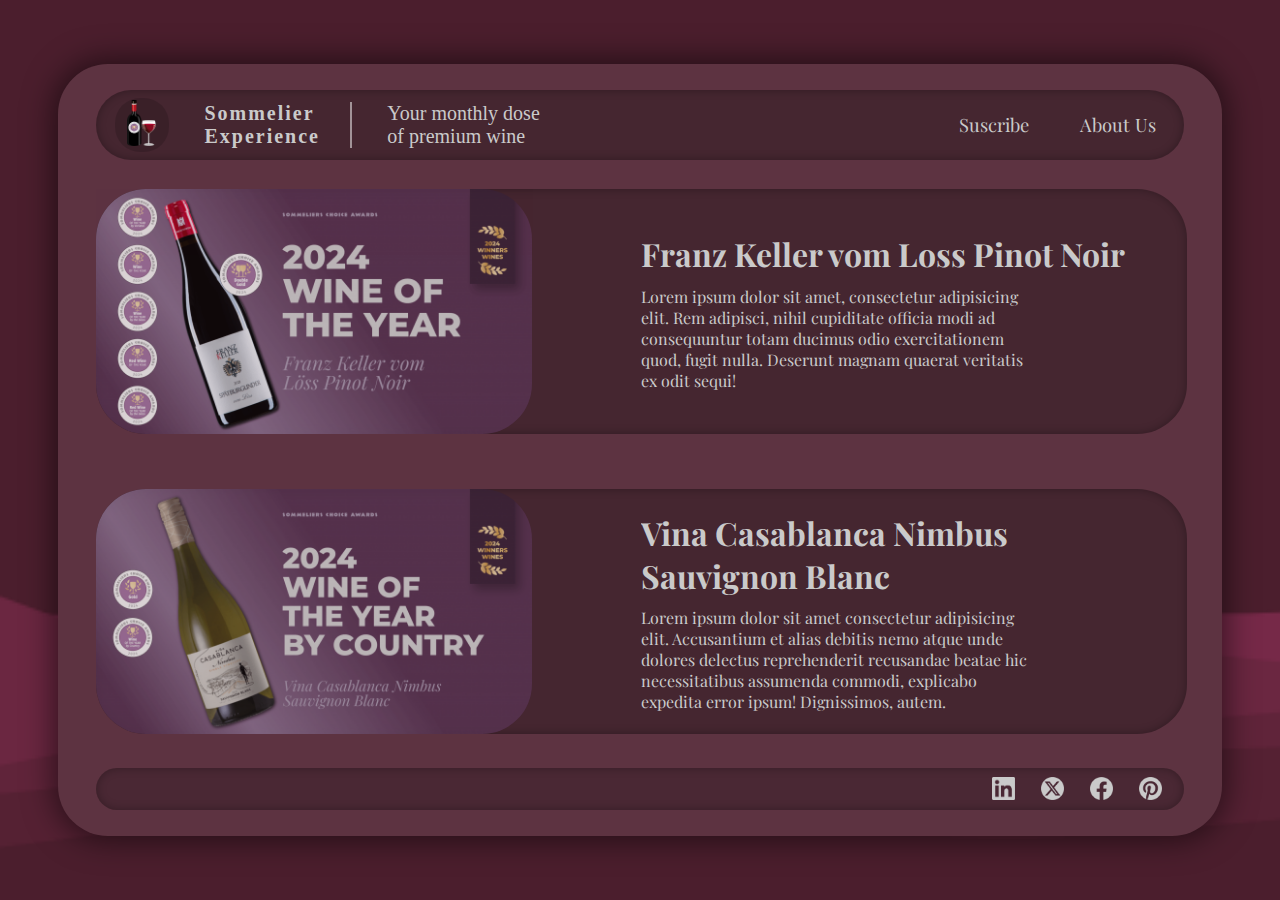
<file: index.html>
<!DOCTYPE html>
<html lang="en">
<head>
  <meta charset="UTF-8">
  <meta name="viewport" content="width=device-width, initial-scale=1.0">
  <link rel="stylesheet" href="styles.css">
  <link href="https://fonts.googleapis.com/css2?family=Playfair+Display:wght@400;700&family=Lora:wght@400;700&display=swap" rel="stylesheet">
  <link rel="icon" href="./images/logo-woty.png" sizes="32x32" type="image/png">
  <title>Sommelier Experience</title>
</head>
<body>
  <div class="container-floating">
    <header>
      <div class="header-section-left">
        <a href="./index.html" class="index-logo-container" tabindex="-1" id="home-btn"><img src="./images/logo-woty.png" alt="Wine Of The Year" class="logo-wine-home-img"></a>
        <h1 class="brand-name" id="page-title" >Sommelier <br>Experience</h1>
        <span class="brand-description"> Your monthly dose <br> of premium wine</span>
      </div>
      <div class="header-section-right">
        <a href="./payment-form.html" class="links-smt" tabindex="-1">Suscribe</a>
        <a href="https://sommelierschoiceawards.com/en/about-237.htm" target="_blank" class="links-smt" tabindex="-1">About Us</a>
      </div>
    </header>
    <main class="index-main" tabindex="-1">
      <div class="wine-background">
        <img src="./images/wine1.png" alt="Wine Awarded" class="hero-image">
        <div class="txt-btn-vertical">
          <h2 class="wine-name">Franz Keller vom Loss Pinot Noir</h2>
          <p class="wine-explanation">Lorem ipsum dolor sit amet, consectetur adipisicing elit. Rem adipisci, nihil cupiditate officia modi ad consequuntur totam ducimus odio exercitationem quod, fugit nulla. Deserunt magnam quaerat veritatis ex odit sequi!
          </p>
        </div>  
      </div>
      <div class="wine-background">
        <img src="./images/wine2.png" alt="Wine Awarded" class="hero-image">
        <div class="txt-btn-vertical">
          <h2 class="wine-name">Vina Casablanca Nimbus Sauvignon Blanc</h2>
          <p class="wine-explanation">Lorem ipsum dolor sit amet consectetur adipisicing elit. Accusantium et alias debitis nemo atque unde dolores delectus reprehenderit recusandae beatae hic necessitatibus assumenda commodi, explicabo expedita error ipsum! Dignissimos, autem.
          </p>
        </div>  
      </div>
      <div class="wine-background">
        <img src="./images/wine3.png" alt="Wine Awarded" class="hero-image">
        <div class="txt-btn-vertical">
          <h2 class="wine-name">Zilzie Victoria Shiraz</h2>
          <p class="wine-explanation">Lorem ipsum dolor sit amet, consectetur adipisicing elit. A vero porro, perspiciatis facilis saepe dolor rerum rem tempore culpa. Non sint ex saepe. Placeat, odit consectetur in at dolorum laborum.
          </p>
        </div>  
      </div>
      <div class="wine-background">
        <img src="./images/wine4.png" alt="Wine Awarded" class="hero-image">
        <div class="txt-btn-vertical">
          <h2 class="wine-name">Champagne Philippe Gonet "I'ER" Blanc de Blancs Extra Brut NV</h2>
          <p class="wine-explanation">Lorem ipsum dolor sit amet consectetur adipisicing elit. Ab necessitatibus accusamus in aliquam, molestias modi amet, quos earum qui porro animi voluptates vero impedit, consequatur eaque consectetur aspernatur et repudiandae.
          </p>
        </div>  
      </div>
      <div class="wine-background">
        <img src="./images/wine5.png" alt="Wine Awarded" class="hero-image">
        <div class="txt-btn-vertical">
          <h2 class="wine-name">Rosemont of Virginia Extra Brut Sparkling Rose Wine</h2>
          <p class="wine-explanation">Lorem ipsum dolor sit amet consectetur adipisicing elit. Deleniti assumenda fuga rem error voluptas quae suscipit incidunt aliquam labore beatae repellat dolore sequi ut, corporis eum ex amet reiciendis dolores?
        </div>  
      </div>
      <div class="wine-background">
        <img src="./images/wine6.png" alt="Wine Awarded" class="hero-image">
        <div class="txt-btn-vertical">
          <h2 class="wine-name">Poet's Leap Riesling</h2>
          <p class="wine-explanation">Lorem ipsum dolor sit amet, consectetur adipisicing elit. Commodi doloribus reprehenderit soluta ipsa aliquam, eaque recusandae vitae tenetur molestiae mollitia pariatur placeat obcaecati corrupti velit ullam dolor provident officiis aspernatur!
          </p>
        </div>  
      </div>
    </main>
    <footer>
      <a class="a-icons" href="https://www.linkedin.com/company/sommeliers-choice-awards/" target="_blank"><img class="socials-icons" src="./images/linkedin-icon.png" alt="Linkedin"></a>
      <a class="a-icons" href="https://x.com/SommChoiceAward" target="_blank"><img class="socials-icons" src="./images/x-icon.png" alt="X"></a>
      <a class="a-icons" href="https://www.facebook.com/SommChoiceAwards" target="_blank"><img class="socials-icons" src="./images/facebool-icon.png" alt="Facebook"></a>
      <a class="a-icons" href="https://in.pinterest.com/bevtradenetwork/sommeliers-choice-awards/" target="_blank"><img class="socials-icons" src="./images/pinterest-icon.png" alt="Pinterest"></a>
    </footer>
  </div>
</body>
</html>
</file>
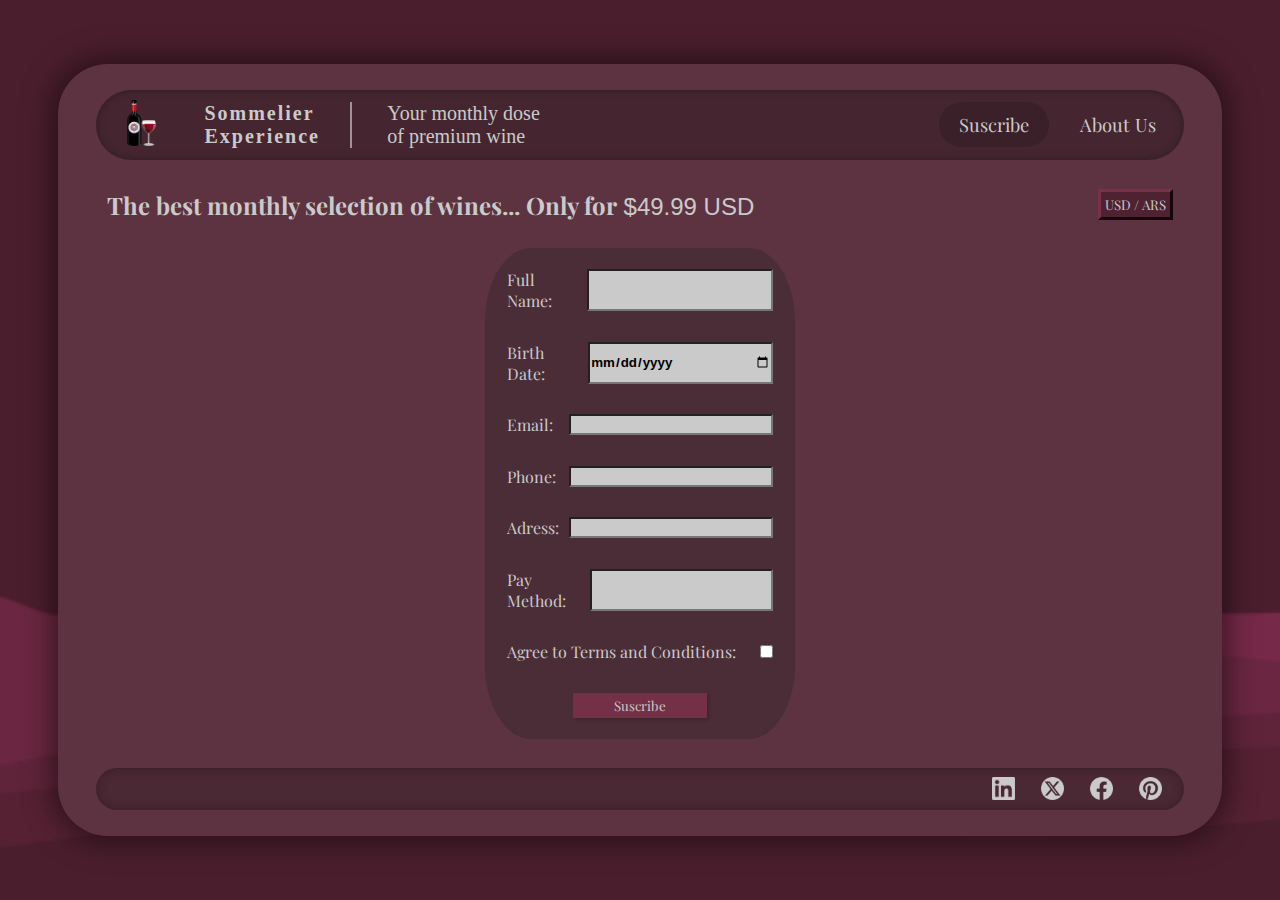
<file: payment-form.html>
<!DOCTYPE html>
<html lang="en">
<head>
  <meta charset="UTF-8">
  <meta name="viewport" content="width=device-width, initial-scale=1.0">
  <link rel="stylesheet" href="styles.css">
  <script src="./scripts.js" defer></script>
  <link href="https://fonts.googleapis.com/css2?family=Playfair+Display:wght@400;700&family=Lora:wght@400;700&display=swap" rel="stylesheet">
  <link rel="icon" href="./images/logo-woty.png" sizes="32x32" type="image/png">
  <title>WOTY - Wine Of The Year</title>
</head>
<body>
  <div class="container-floating">
    <header>
      <div class="header-section-left">
        <a href="./index.html" class="payment-form-logo-contain" tabindex="-1"><img src="./images/logo-woty.png" alt="Wine Of The Year" class="logo-wine-home-img"></a>
        <h1 class="brand-name" id="page-title" >Sommelier <br>Experience</h1>
        <span class="brand-description"> Your monthly dose <br> of premium wine</span>
      </div>
      <div class="header-section-right">
        <a href="./payment-form.html" class="links-smt suscribe" tabindex="-1">Suscribe</a>
        <a href="https://sommelierschoiceawards.com/en/about-237.htm" target="_blank" class="links-smt" tabindex="-1">About Us</a>
      </div>
    </header>
    <main class="payment-form-main" tabindex="-1">
      <div class="currency-container">
        <h2 class="payment-h2">The best monthly selection of wines... Only for<span class="currency"> $49.99 USD</span></h2>
        <button class="btn-currency">USD / ARS</button>
      </div>
      <form class="form-container">
        <div class="input-field">
          <label for="" class="inut-label" >Full Name:</label>
          <input required type="text" name="" id="">
        </div>
        <div class="input-field">
          <label for="" class="inut-label">Birth Date:</label>
          <input required type="date" name="" id="">
        </div>
        <div class="input-field">
          <label for="" class="inut-label">Email:</label>
          <input type="text" name="" id="">
        </div>
        <div class="input-field">
          <label for="" class="inut-label">Phone:</label>
          <input type="text" name="" id="">
        </div>
        <div class="input-field">
          <label for="" class="inut-label">Adress:</label>
          <input required type="text" name="" id="">
        </div>
        <div class="input-field">
          <label for="" class="inut-label">Pay Method:</label>
          <input required list="option-list" id="options" name="options">
          <datalist id="option-list">
          <option value="Cash on Delivery">
          <option value="Credit Card">
          <option value="Zelle">
        </div>
        <div class="input-field">
          <label for="" class="inut-label">Agree to Terms and Conditions:</label>
          <input required type="checkbox" name="" id="" style="vertical-align: middle; width: unset !important;">
        </div>
        <button class="btn-getIt">Suscribe</button>
      </form>
    </main>
    <footer>
      <a class="a-icons" href="https://www.linkedin.com/company/sommeliers-choice-awards/" target="_blank"><img class="socials-icons" src="./images/linkedin-icon.png" alt="Linkedin"></a>
      <a class="a-icons" href="https://x.com/SommChoiceAward" target="_blank"><img class="socials-icons" src="./images/x-icon.png" alt="X"></a>
      <a class="a-icons" href="https://www.facebook.com/SommChoiceAwards" target="_blank"><img class="socials-icons" src="./images/facebool-icon.png" alt="Facebook"></a>
      <a class="a-icons" href="https://in.pinterest.com/bevtradenetwork/sommeliers-choice-awards/" target="_blank"><img class="socials-icons" src="./images/pinterest-icon.png" alt="Pinterest"></a>
    </footer>
  </div>
</body>
</html>
</file>
<file: styles.css>
*{
 margin: 0;
 padding: 0;
 font-family: "Playfair Display";
 color: #cacaca;
 cursor: default;
}

body{
  background-color: rgb(75, 30, 45);
  background-image: url(./images/body-background.png);
  background-size: cover;
  height: 100vh;
  display: flex;
  align-items: center;
  justify-content: center;
}

.container-floating{
  display: flex;
  flex-direction: column;
  justify-content: space-between;
  overflow: hidden;
  background-color: rgb(93, 51, 65);
  border-radius: 50px;
  box-shadow: 0 0 30px 5px rgba(0, 0, 0, 0.5);
  width: 85%;
  height: 80%;
  gap: 4%;
  padding: 2% 3%;
}

header{
  display: flex;
  flex-direction: row;
  justify-content: space-between;
  background-color: rgba(0, 0, 0, 0.25);
  box-shadow: inset 0 0 10px rgba(0, 0, 0, 0.3);
  border-radius: 50px;
  align-items: center;
  padding: 0.75% 1.75%;
  position: sticky;
  top: 0;
  z-index: 10;
}

.header-section-left{
  display: flex;
  align-items: center;
  justify-content: space-between;
  gap: 10%;
}

.index-logo-container{
  background-color: rgba(0, 0, 0, 0.15);
  border-radius: 25px;
  padding: 2px 12px;
  transition: all 0.75s ease;
}
.logo-wine-home-img{
  width: 30px;
  height: auto;
  cursor: pointer;
}

.index-logo-container:hover{
  background-color: rgba(0, 0, 0, 0.5);
  border-radius: 60px;
  padding: 2px 12px;
}
.index-logo-container:active{
  box-shadow: inset 0 0 4px 1px rgba(169, 169, 169, 0.25);
}

.payment-form-logo-contain{
  border-radius: 25px;
  padding: 2px 12px;
  transition: all 0.75s ease;
}

.payment-form-logo-contain:hover{
  background-color: rgba(0, 0, 0, 0.5);
  border-radius: 60px;
  padding: 2px 12px;
}
.payment-form-logo-contain:active{
  box-shadow: inset 0 0 4px 1px rgba(169, 169, 169, 0.25);
}

.brand-name{
  font-size: 1.25em;
  font-weight: bold;
  letter-spacing: 2px;  
  font-family: 'Georgia', serif;
  border-right: 2px solid rgba(255, 255, 255, 0.5);
  padding-right: 30px;
}

.brand-description{
  color: #cacaca;
  font-family: 'Georgia', serif;
  font-size: 1.25em;
  text-wrap: nowrap;
}

.header-section-right{
  display: flex;
  gap: 5%;
  align-items: center;
}

.links-smt{
  text-decoration: none;
  font-size: 1.15em;
  text-wrap: nowrap;
  padding: 10px 20px;
  transition: all 0.75s ease;
  &.suscribe{
    background-color: rgba(0, 0, 0, 0.15);
    border-radius: 50px;
  }
}

.links-smt:hover{
  background-color: rgba(0, 0, 0, 0.5);
  border-radius: 50px;
}

.links-smt:active{
  box-shadow: inset 0 0 4px 1px rgba(169, 169, 169, 0.25);
}

.index-main{
  display: flex;

  flex-direction: column;
  gap: 10%;
  overflow-y: scroll;
  scroll-behavior:smooth;
  padding-right: 12.5px;
  margin-right: -15px;
}

main::-webkit-scrollbar {
  width: 8px;
  margin-left: 10px;
}
main::-webkit-scrollbar-track {
  background: none;
}
main::-webkit-scrollbar-thumb {
  background: rgba(75, 30, 45, 0.25);
  border-radius: 10px;
}
main::-webkit-scrollbar-thumb:hover {
  background: rgba(75, 30, 45, 0.75);
}

.wine-background{
  display: flex;
  flex-direction: row;
  gap: 10%;
  background-color: rgba(0, 0, 0, 0.25);
  box-shadow: inset 0 0 10px rgba(0, 0, 0, 0.3);
  border-radius: 50px;
}

.hero-image{
  display: flex;
  width: 40%;
  opacity: 0.8;
  border-radius: 50px;
}

.txt-btn-vertical{
  overflow-x: hidden;
  display: flex;
  width: 60%;
  flex-direction: column;
  align-items: justify;
  justify-content: center;
  padding-right: 15px;
}

.wine-name{
  color: #CACACA;
  font-size: 2em;
  margin-bottom: 2%;

}

.wine-explanation{
  font-size: 1em;
  color: #CACACA;
  width: 75%;
}

.payment-form-main{
  display: flex;
  flex-direction: column;
  height: 90%;
  padding: 0 1%;
  gap: 5%;
}

.currency-container{
  display: flex;
  flex-direction: row;
  align-items: center;
  justify-content: space-between;
}
.payment-h2{
  text-align: center;
  color: #CACACA;
  font-family: "Playfair Display";
}

.currency{
  font-family: Arial, Helvetica, sans-serif;
  font-weight: 400;
}

.btn-currency{
  margin-left: 10%;
  background-color: rgba(75, 30, 45, 0.75);
  padding: 4px;
  border: outset rgba(52, 21, 31, 0.75);
  transition: all 0.7s ease;
}

.btn-currency:hover{
  box-shadow: 3px 3px 6px rgba(0, 0, 0, 0.2);
}

.btn-currency:active{
  background-color: rgba(135, 54, 81, 0.75);
}

.form-container{
  height: 100%;
  width: 25%;
  background-color: rgb(75, 45, 55);
  border-radius: 15%;
  display: flex;
  flex-direction: column;
  align-items: left;
  align-self: center;
  padding: 2%;
  justify-content: space-between;
}

.input-field{
  display: flex;
  flex-direction: row;
  gap: 10px;
  justify-content: space-between;
}

.inut-label{
  justify-self: left;
}

input{
  width: 200px;
  color: black;
  font-family: Arial, Helvetica, sans-serif;
  font-weight: 600;
  background-color: #cacaca;
}

.btn-getIt{
  width: 50%;
  align-self: center;
  padding: 4px;
  background-color: rgb(116, 48, 70);
  border: none;
  box-shadow: 2px 2px 4px rgba(0, 0, 0, 0.2);
  transition: all 0.7s;
}

.btn-getIt:active{
  background-color: rgb(149, 61, 89);
}
footer{
  display: flex;
  align-items: center;
  background-color: rgba(0, 0, 0, 0.20);
  box-shadow: inset 0 0 10px rgba(0, 0, 0, 0.3);
  border-radius: 50px;
  padding: 0.25% 2%;
  position: sticky;
  bottom: 0;
  z-index: 10;
  justify-content: end;
  gap: 2.5%;
}

.a-icons{
  display: flex;
  justify-content: center;
}

.socials-icons{
  width: 23px;
  padding: 30% 40%;
  transition: all 0.75s ease;
}

.socials-icons:hover{
  background-color: rgba(0, 0, 0, 0.15);
  border-radius: 25%;
}

.socials-icons:active{
  background-color: rgba(0, 0, 0, 0.45);
  box-shadow: inset 0 0 2px 1px rgba(169, 169, 169, 0.25);
}
</file>
